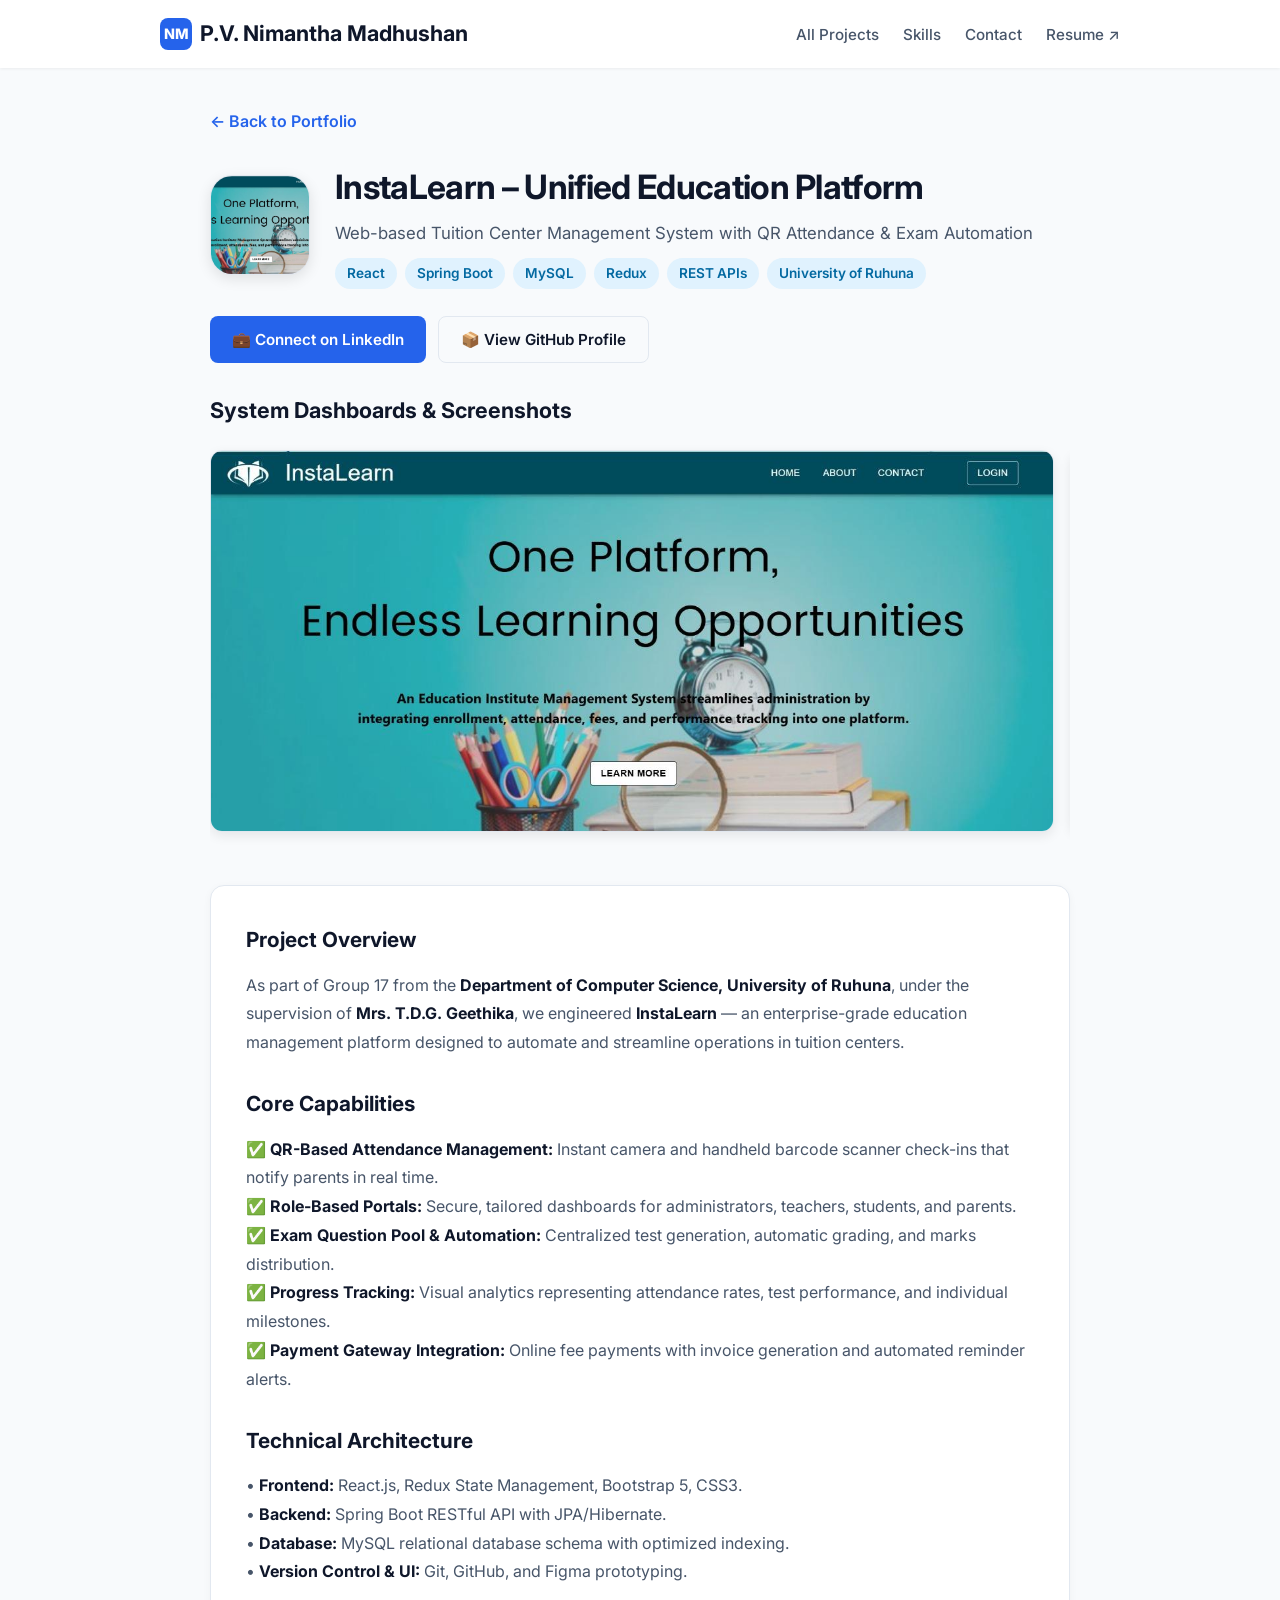
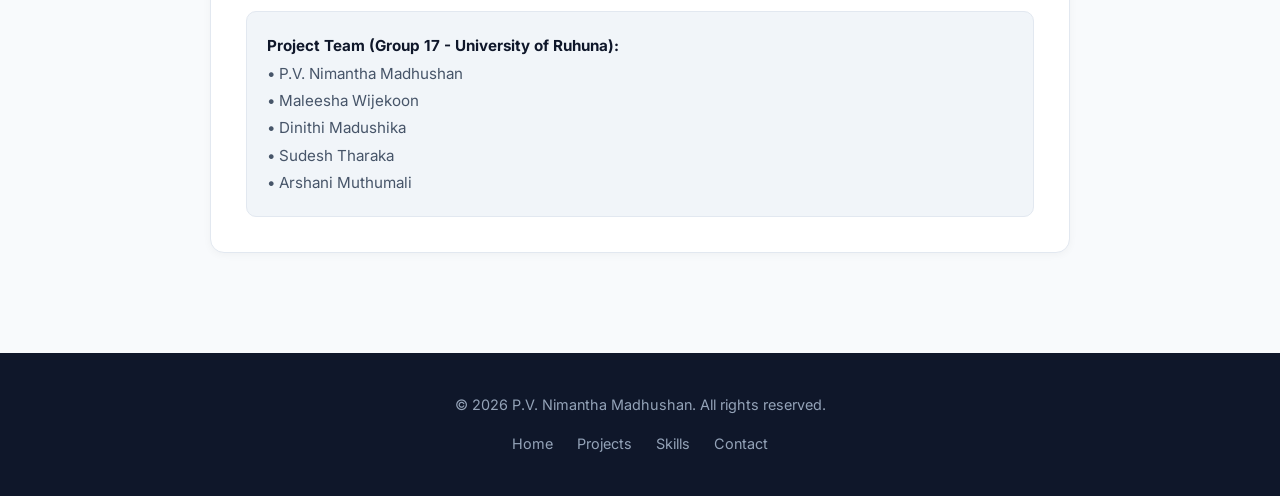
<file: instalearn.html>
<!DOCTYPE html>
<html lang="en">
<head>
    <meta charset="UTF-8">
    <meta name="viewport" content="width=device-width, initial-scale=1.0">
    <title>InstaLearn – Education Management Platform | P.V. Nimantha Madhushan</title>
    <meta name="description" content="InstaLearn - Web-based education management platform developed with React, Spring Boot, and MySQL by Department of Computer Science Group 17, University of Ruhuna.">
    <link rel="preconnect" href="https://fonts.googleapis.com">
    <link rel="preconnect" href="https://fonts.gstatic.com" crossorigin>
    <link href="https://fonts.googleapis.com/css2?family=Inter:wght@300;400;600;700;800&display=swap" rel="stylesheet">
    <style>
        :root {
            --primary-color: #2563eb;
            --primary-dark: #1d4ed8;
            --text-dark: #0f172a;
            --text-light: #475569;
            --bg-light: #f8fafc;
            --white: #ffffff;
            --border-color: #e2e8f0;
        }
        * { margin: 0; padding: 0; box-sizing: border-box; }
        body {
            font-family: 'Inter', sans-serif;
            line-height: 1.65;
            color: var(--text-dark);
            background-color: var(--bg-light);
        }
        a { text-decoration: none; color: var(--primary-color); transition: all 0.3s ease; }
        a:hover { color: var(--primary-dark); }
        header {
            background-color: var(--white);
            box-shadow: 0 1px 3px rgba(0,0,0,0.06);
            position: sticky;
            top: 0;
            z-index: 100;
        }
        .nav-container {
            max-width: 1000px;
            margin: 0 auto;
            padding: 1rem 20px;
            display: flex;
            justify-content: space-between;
            align-items: center;
        }
        .logo { font-weight: 700; font-size: 1.35rem; color: var(--text-dark); display: flex; align-items: center; gap: 8px; }
        .logo-badge { background: #2563eb; color: #fff; width: 32px; height: 32px; border-radius: 8px; display: flex; align-items: center; justify-content: center; font-size: 0.9rem; font-weight: 800; }
        .nav-links a { margin-left: 20px; color: var(--text-light); font-weight: 500; font-size: 0.95rem; }
        .nav-links a:hover { color: var(--primary-color); }
        .btn {
            display: inline-flex;
            align-items: center;
            gap: 8px;
            background-color: var(--primary-color);
            color: var(--white);
            padding: 10px 22px;
            border-radius: 8px;
            font-weight: 600;
            transition: all 0.3s ease;
            border: none;
            cursor: pointer;
            font-size: 0.95rem;
        }
        .btn:hover { background-color: var(--primary-dark); color: var(--white); transform: translateY(-2px); }
        .btn-outline {
            background-color: transparent;
            border: 1.5px solid var(--border-color);
            color: var(--text-dark);
        }
        .btn-outline:hover { border-color: var(--primary-color); color: var(--primary-color); }
        .container { max-width: 900px; margin: 0 auto; padding: 40px 20px; }
        .back-link { display: inline-flex; align-items: center; gap: 6px; margin-bottom: 25px; font-weight: 600; color: var(--primary-color); }
        .app-header {
            display: flex;
            align-items: center;
            gap: 25px;
            margin-bottom: 25px;
            flex-wrap: wrap;
        }
        .app-icon-large {
            width: 100px;
            height: 100px;
            border-radius: 22px;
            object-fit: cover;
            display: block;
            flex-shrink: 0;
            box-shadow: 0 4px 14px rgba(0, 0, 0, 0.1);
            border: 1px solid var(--border-color);
            background-color: #e8f0fe;
        }
        .app-title h1 { font-size: 2.1rem; margin-bottom: 6px; letter-spacing: -0.02em; }
        .app-title p { color: var(--text-light); font-size: 1.05rem; }
        .action-buttons { display: flex; gap: 12px; flex-wrap: wrap; margin: 20px 0 30px; }

        .screenshots-section { margin: 30px 0 35px; }
        .section-subtitle {
            font-size: 1.35rem;
            margin-bottom: 16px;
            color: var(--text-dark);
            font-weight: 700;
        }
        .screenshots-scroll {
            display: flex;
            gap: 16px;
            overflow-x: auto;
            padding: 6px 2px 18px 2px;
            scroll-snap-type: x mandatory;
            -webkit-overflow-scrolling: touch;
        }
        .screenshots-scroll::-webkit-scrollbar { height: 8px; }
        .screenshots-scroll::-webkit-scrollbar-track { background: #eef1f5; border-radius: 4px; }
        .screenshots-scroll::-webkit-scrollbar-thumb { background: #c2c8d0; border-radius: 4px; }
        .screenshot-card {
            flex: 0 0 auto;
            scroll-snap-align: start;
            border-radius: 12px;
            overflow: hidden;
            box-shadow: 0 4px 12px rgba(0, 0, 0, 0.08);
            border: 1px solid var(--border-color);
            background: #ffffff;
            transition: transform 0.25s ease, box-shadow 0.25s ease;
        }
        .screenshot-card:hover {
            transform: translateY(-4px);
            box-shadow: 0 8px 22px rgba(0, 0, 0, 0.12);
        }
        .screenshot-card img {
            display: block;
            height: 380px;
            width: auto;
            object-fit: contain;
        }
        .detail-content {
            background: var(--white);
            padding: 35px;
            border-radius: 14px;
            box-shadow: 0 2px 8px rgba(0,0,0,0.04);
            border: 1px solid var(--border-color);
            line-height: 1.8;
            color: var(--text-light);
        }
        .detail-content strong { color: var(--text-dark); }
        .detail-content h3 {
            color: var(--text-dark);
            margin: 28px 0 12px;
            font-size: 1.3rem;
            font-weight: 700;
        }
        .detail-content h3:first-child { margin-top: 0; }
        .info-box {
            margin-top: 25px;
            padding: 20px;
            background: #f1f5f9;
            border-radius: 10px;
            font-size: 0.95rem;
            border: 1px solid var(--border-color);
        }
        .tag-pill {
            display: inline-block;
            background: #e0f2fe;
            color: #0369a1;
            padding: 4px 12px;
            border-radius: 20px;
            font-size: 0.85rem;
            font-weight: 600;
            margin: 2px 4px 2px 0;
        }
        footer {
            background-color: #0f172a;
            color: #94a3b8;
            text-align: center;
            padding: 40px 20px;
            font-size: 0.9rem;
            margin-top: 60px;
        }
        footer a { color: #94a3b8; margin: 0 10px; }
        footer a:hover { color: #ffffff; }
        @media (max-width: 600px) {
            .app-header { flex-direction: column; align-items: flex-start; }
            .app-title h1 { font-size: 1.7rem; }
            .detail-content { padding: 25px 20px; }
            .screenshot-card img { height: 260px; }
        }
    </style>
</head>
<body>
    <header>
        <div class="nav-container">
            <a href="index.html" class="logo">
                <span class="logo-badge">NM</span>
                <span>P.V. Nimantha Madhushan</span>
            </a>
            <div class="nav-links">
                <a href="index.html#projects">All Projects</a>
                <a href="index.html#skills">Skills</a>
                <a href="index.html#contact">Contact</a>
                <a href="https://01nimantha.github.io/CV/" target="_blank">Resume ↗</a>
            </div>
        </div>
    </header>

    <div class="container">
        <a href="index.html#projects" class="back-link">← Back to Portfolio</a>

        <div class="app-header">
            <img src="assets/images/InstaLearn/1741843492400.jpeg" alt="InstaLearn Icon" class="app-icon-large">
            <div class="app-title">
                <h1>InstaLearn – Unified Education Platform</h1>
                <p>Web-based Tuition Center Management System with QR Attendance & Exam Automation</p>
                <div style="margin-top: 8px;">
                    <span class="tag-pill">React</span>
                    <span class="tag-pill">Spring Boot</span>
                    <span class="tag-pill">MySQL</span>
                    <span class="tag-pill">Redux</span>
                    <span class="tag-pill">REST APIs</span>
                    <span class="tag-pill">University of Ruhuna</span>
                </div>
            </div>
        </div>

        <div class="action-buttons">
            <a href="https://www.linkedin.com/in/01nimantha/" target="_blank" class="btn">💼 Connect on LinkedIn</a>
            <a href="https://github.com/01nimantha" target="_blank" class="btn btn-outline">📦 View GitHub Profile</a>
        </div>

        <!-- Screenshots -->
        <div class="screenshots-section">
            <h2 class="section-subtitle">System Dashboards & Screenshots</h2>
            <div class="screenshots-scroll">
                <div class="screenshot-card">
                    <img src="assets/images/InstaLearn/1741843492400.jpeg" alt="InstaLearn Dashboard" loading="lazy">
                </div>
                <div class="screenshot-card">
                    <img src="assets/images/InstaLearn/1741843541576.jpeg" alt="InstaLearn Analytics" loading="lazy">
                </div>
                <div class="screenshot-card">
                    <img src="assets/images/InstaLearn/1741843593131.jpeg" alt="InstaLearn Exam Pool" loading="lazy">
                </div>
                <div class="screenshot-card">
                    <img src="assets/images/InstaLearn/1741843648663.jpeg" alt="InstaLearn Students Management" loading="lazy">
                </div>
                <div class="screenshot-card">
                    <img src="assets/images/InstaLearn/1741843693096.jpeg" alt="InstaLearn QR Attendance" loading="lazy">
                </div>
                <div class="screenshot-card">
                    <img src="assets/images/InstaLearn/1741843731367.jpeg" alt="InstaLearn Progress Tracking" loading="lazy">
                </div>
                <div class="screenshot-card">
                    <img src="assets/images/InstaLearn/1741843797904.jpeg" alt="InstaLearn Dashboard Overview" loading="lazy">
                </div>
                <div class="screenshot-card">
                    <img src="assets/images/InstaLearn/1741843857778.jpeg" alt="InstaLearn Reports & Finance" loading="lazy">
                </div>
                <div class="screenshot-card">
                    <img src="assets/images/InstaLearn/1741843907609.jpeg" alt="InstaLearn Admin Panel" loading="lazy">
                </div>
            </div>
        </div>

        <div class="detail-content">
            <h3>Project Overview</h3>
            <p>As part of Group 17 from the <strong>Department of Computer Science, University of Ruhuna</strong>, under the supervision of <strong>Mrs. T.D.G. Geethika</strong>, we engineered <strong>InstaLearn</strong> — an enterprise-grade education management platform designed to automate and streamline operations in tuition centers.</p>

            <h3>Core Capabilities</h3>
            <p>
                ✅ <strong>QR-Based Attendance Management:</strong> Instant camera and handheld barcode scanner check-ins that notify parents in real time.<br>
                ✅ <strong>Role-Based Portals:</strong> Secure, tailored dashboards for administrators, teachers, students, and parents.<br>
                ✅ <strong>Exam Question Pool & Automation:</strong> Centralized test generation, automatic grading, and marks distribution.<br>
                ✅ <strong>Progress Tracking:</strong> Visual analytics representing attendance rates, test performance, and individual milestones.<br>
                ✅ <strong>Payment Gateway Integration:</strong> Online fee payments with invoice generation and automated reminder alerts.
            </p>

            <h3>Technical Architecture</h3>
            <p>
                • <strong>Frontend:</strong> React.js, Redux State Management, Bootstrap 5, CSS3.<br>
                • <strong>Backend:</strong> Spring Boot RESTful API with JPA/Hibernate.<br>
                • <strong>Database:</strong> MySQL relational database schema with optimized indexing.<br>
                • <strong>Version Control & UI:</strong> Git, GitHub, and Figma prototyping.
            </p>

            <div class="info-box">
                <strong>Project Team (Group 17 - University of Ruhuna):</strong><br>
                • P.V. Nimantha Madhushan<br>
                • Maleesha Wijekoon<br>
                • Dinithi Madushika<br>
                • Sudesh Tharaka<br>
                • Arshani Muthumali
            </div>
        </div>
    </div>

    <footer>
        <p>&copy; 2026 P.V. Nimantha Madhushan. All rights reserved.</p>
        <div style="margin-top: 15px;">
            <a href="index.html#hero">Home</a>
            <a href="index.html#projects">Projects</a>
            <a href="index.html#skills">Skills</a>
            <a href="index.html#contact">Contact</a>
        </div>
    </footer>
</body>
</html>
</file>
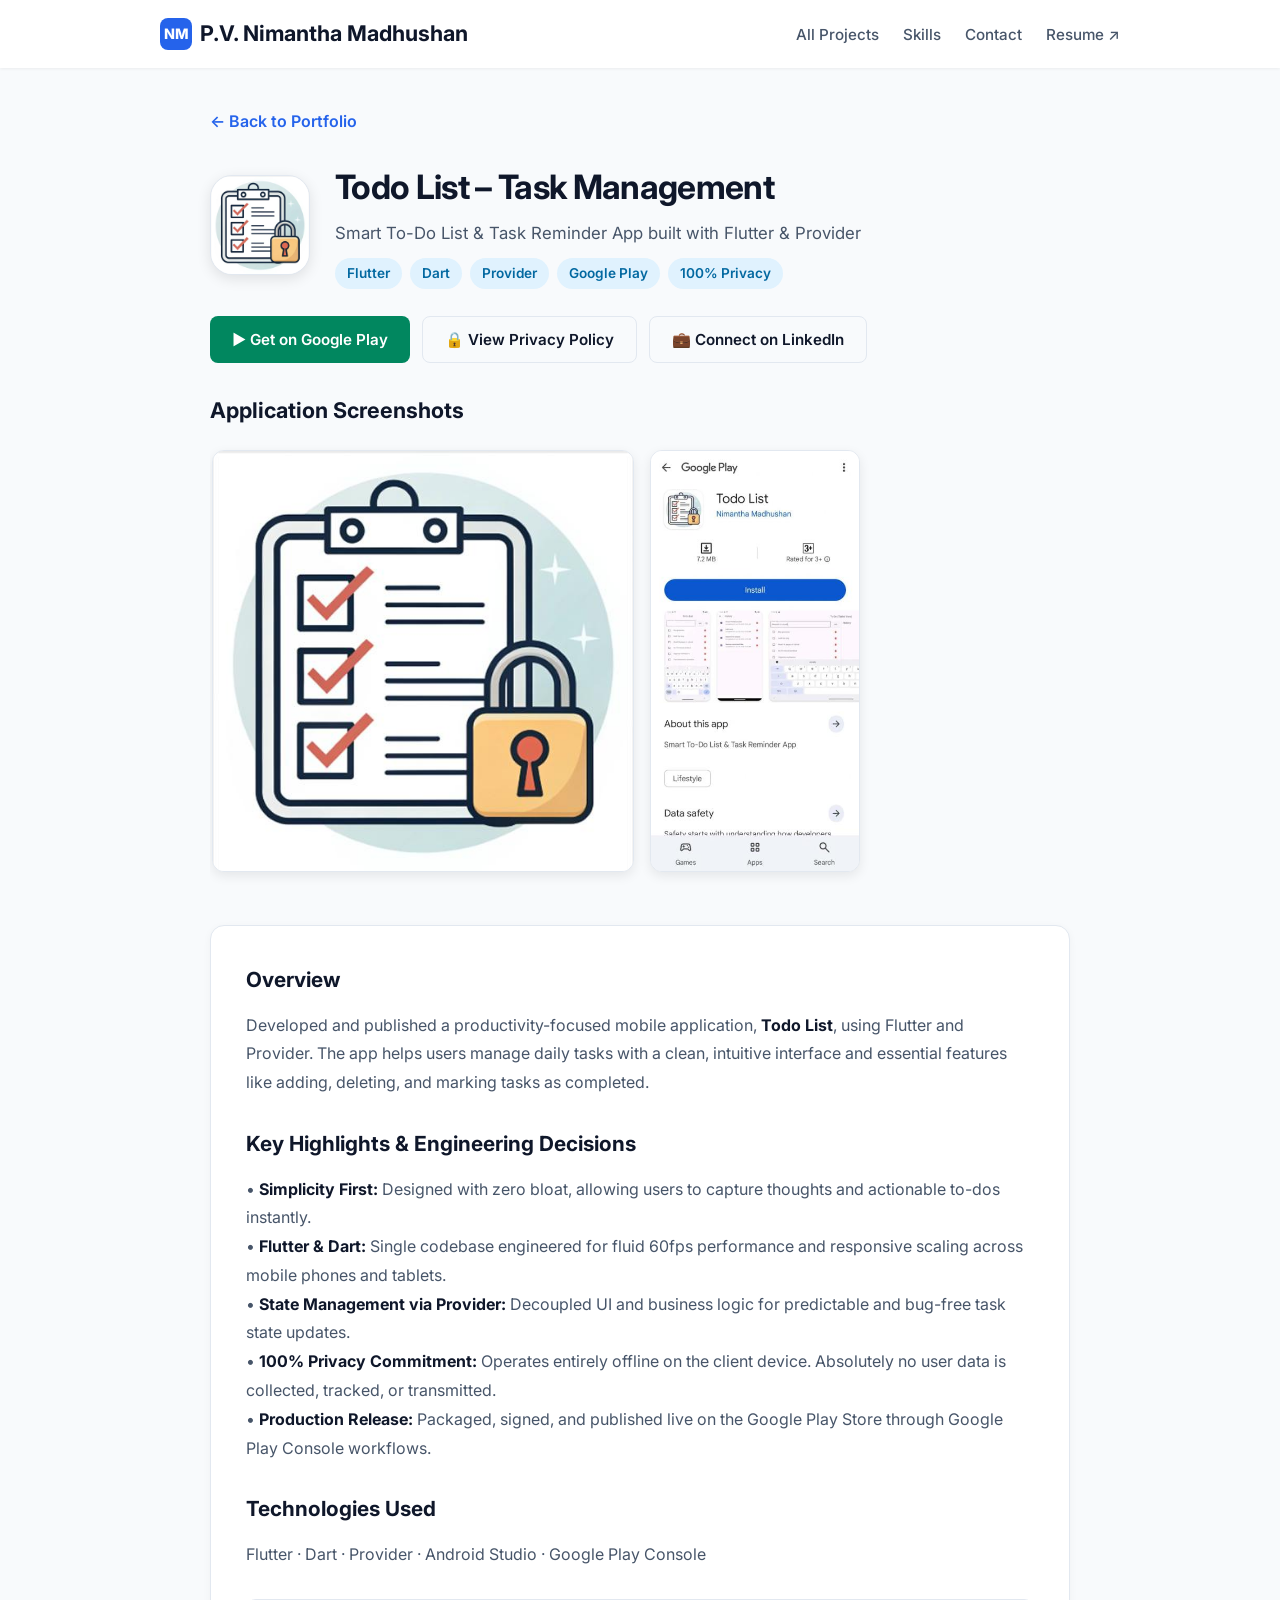
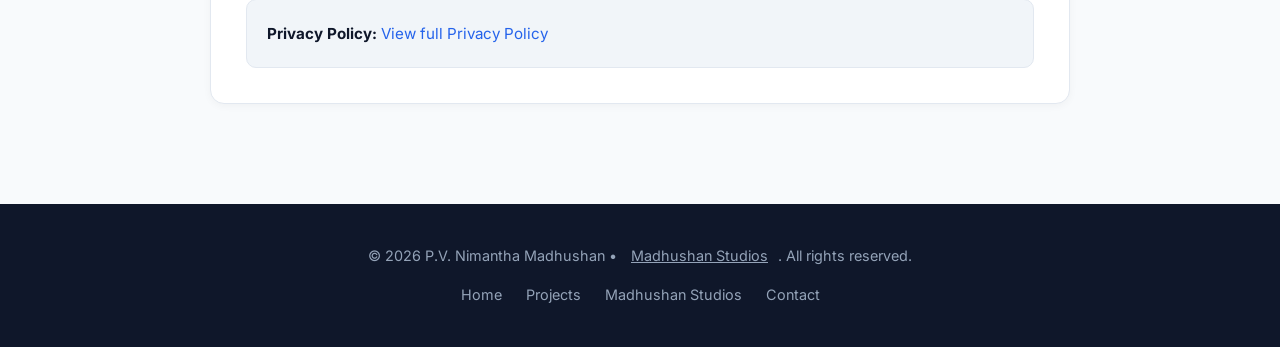
<file: todo-list.html>
<!DOCTYPE html>
<html lang="en">
<head>
    <meta charset="UTF-8">
    <meta name="viewport" content="width=device-width, initial-scale=1.0">
    <title>Todo List – Task Management App | P.V. Nimantha Madhushan</title>
    <meta name="description" content="Todo List - Smart To-Do List & Task Reminder App developed and published by P.V. Nimantha Madhushan using Flutter and Provider.">
    <link rel="preconnect" href="https://fonts.googleapis.com">
    <link rel="preconnect" href="https://fonts.gstatic.com" crossorigin>
    <link href="https://fonts.googleapis.com/css2?family=Inter:wght@300;400;600;700;800&display=swap" rel="stylesheet">
    <style>
        :root {
            --primary-color: #2563eb;
            --primary-dark: #1d4ed8;
            --text-dark: #0f172a;
            --text-light: #475569;
            --bg-light: #f8fafc;
            --white: #ffffff;
            --border-color: #e2e8f0;
        }
        * { margin: 0; padding: 0; box-sizing: border-box; }
        body {
            font-family: 'Inter', sans-serif;
            line-height: 1.65;
            color: var(--text-dark);
            background-color: var(--bg-light);
        }
        a { text-decoration: none; color: var(--primary-color); transition: all 0.3s ease; }
        a:hover { color: var(--primary-dark); }
        header {
            background-color: var(--white);
            box-shadow: 0 1px 3px rgba(0,0,0,0.06);
            position: sticky;
            top: 0;
            z-index: 100;
        }
        .nav-container {
            max-width: 1000px;
            margin: 0 auto;
            padding: 1rem 20px;
            display: flex;
            justify-content: space-between;
            align-items: center;
        }
        .logo { font-weight: 700; font-size: 1.35rem; color: var(--text-dark); display: flex; align-items: center; gap: 8px; }
        .logo-badge { background: #2563eb; color: #fff; width: 32px; height: 32px; border-radius: 8px; display: flex; align-items: center; justify-content: center; font-size: 0.9rem; font-weight: 800; }
        .nav-links a { margin-left: 20px; color: var(--text-light); font-weight: 500; font-size: 0.95rem; }
        .nav-links a:hover { color: var(--primary-color); }
        .btn {
            display: inline-flex;
            align-items: center;
            gap: 8px;
            background-color: var(--primary-color);
            color: var(--white);
            padding: 10px 22px;
            border-radius: 8px;
            font-weight: 600;
            transition: all 0.3s ease;
            border: none;
            cursor: pointer;
            font-size: 0.95rem;
        }
        .btn:hover { background-color: var(--primary-dark); color: var(--white); transform: translateY(-2px); }
        .btn-playstore { background: #01875f; color: #fff; }
        .btn-playstore:hover { background: #00704e; color: #fff; }
        .btn-outline {
            background-color: transparent;
            border: 1.5px solid var(--border-color);
            color: var(--text-dark);
        }
        .btn-outline:hover { border-color: var(--primary-color); color: var(--primary-color); }
        .container { max-width: 900px; margin: 0 auto; padding: 40px 20px; }
        .back-link { display: inline-flex; align-items: center; gap: 6px; margin-bottom: 25px; font-weight: 600; color: var(--primary-color); }
        .app-header {
            display: flex;
            align-items: center;
            gap: 25px;
            margin-bottom: 25px;
            flex-wrap: wrap;
        }
        .app-icon-large {
            width: 100px;
            height: 100px;
            border-radius: 22px;
            object-fit: cover;
            display: block;
            flex-shrink: 0;
            box-shadow: 0 4px 14px rgba(0, 0, 0, 0.1);
            border: 1px solid var(--border-color);
            background-color: #e8f0fe;
        }
        .app-title h1 { font-size: 2.1rem; margin-bottom: 6px; letter-spacing: -0.02em; }
        .app-title p { color: var(--text-light); font-size: 1.05rem; }
        .action-buttons { display: flex; gap: 12px; flex-wrap: wrap; margin: 20px 0 30px; }

        .screenshots-section { margin: 30px 0 35px; }
        .section-subtitle {
            font-size: 1.35rem;
            margin-bottom: 16px;
            color: var(--text-dark);
            font-weight: 700;
        }
        .screenshots-scroll {
            display: flex;
            gap: 16px;
            overflow-x: auto;
            padding: 6px 2px 18px 2px;
            scroll-snap-type: x mandatory;
            -webkit-overflow-scrolling: touch;
        }
        .screenshots-scroll::-webkit-scrollbar { height: 8px; }
        .screenshots-scroll::-webkit-scrollbar-track { background: #eef1f5; border-radius: 4px; }
        .screenshots-scroll::-webkit-scrollbar-thumb { background: #c2c8d0; border-radius: 4px; }
        .screenshot-card {
            flex: 0 0 auto;
            scroll-snap-align: start;
            border-radius: 12px;
            overflow: hidden;
            box-shadow: 0 4px 12px rgba(0, 0, 0, 0.08);
            border: 1px solid var(--border-color);
            background: #ffffff;
            transition: transform 0.25s ease, box-shadow 0.25s ease;
        }
        .screenshot-card:hover {
            transform: translateY(-4px);
            box-shadow: 0 8px 22px rgba(0, 0, 0, 0.12);
        }
        .screenshot-card img {
            display: block;
            height: 420px;
            width: auto;
            object-fit: contain;
        }
        .detail-content {
            background: var(--white);
            padding: 35px;
            border-radius: 14px;
            box-shadow: 0 2px 8px rgba(0,0,0,0.04);
            border: 1px solid var(--border-color);
            line-height: 1.8;
            color: var(--text-light);
        }
        .detail-content strong { color: var(--text-dark); }
        .detail-content h3 {
            color: var(--text-dark);
            margin: 28px 0 12px;
            font-size: 1.3rem;
            font-weight: 700;
        }
        .detail-content h3:first-child { margin-top: 0; }
        .privacy-box {
            margin-top: 30px;
            padding: 20px;
            background: #f1f5f9;
            border-radius: 10px;
            font-size: 0.95rem;
            border: 1px solid var(--border-color);
        }
        .tag-pill {
            display: inline-block;
            background: #e0f2fe;
            color: #0369a1;
            padding: 4px 12px;
            border-radius: 20px;
            font-size: 0.85rem;
            font-weight: 600;
            margin: 2px 4px 2px 0;
        }
        footer {
            background-color: #0f172a;
            color: #94a3b8;
            text-align: center;
            padding: 40px 20px;
            font-size: 0.9rem;
            margin-top: 60px;
        }
        footer a { color: #94a3b8; margin: 0 10px; }
        footer a:hover { color: #ffffff; }
        @media (max-width: 600px) {
            .app-header { flex-direction: column; align-items: flex-start; }
            .app-title h1 { font-size: 1.7rem; }
            .detail-content { padding: 25px 20px; }
            .screenshot-card img { height: 320px; }
        }
    </style>
</head>
<body>
    <header>
        <div class="nav-container">
            <a href="index.html" class="logo">
                <span class="logo-badge">NM</span>
                <span>P.V. Nimantha Madhushan</span>
            </a>
            <div class="nav-links">
                <a href="index.html#projects">All Projects</a>
                <a href="index.html#skills">Skills</a>
                <a href="index.html#contact">Contact</a>
                <a href="https://01nimantha.github.io/CV/" target="_blank">Resume ↗</a>
            </div>
        </div>
    </header>

    <div class="container">
        <a href="index.html#projects" class="back-link">← Back to Portfolio</a>

        <div class="app-header">
            <img src="assets/images/Todo List/1754559609910.jpeg" alt="Todo List Icon" class="app-icon-large" onerror="this.onerror=null; this.src='https://play-lh.googleusercontent.com/VMR6_UUwS9ABCM4vSwOJ-vAzoeyW_CvWBXtwa_FwvtP8-VIpZjMp_d6HTRlzdtipg4bOJ2V2gnKrwXPkAV-R=w480-h960-rw';">
            <div class="app-title">
                <h1>Todo List – Task Management</h1>
                <p>Smart To-Do List & Task Reminder App built with Flutter & Provider</p>
                <div style="margin-top: 8px;">
                    <span class="tag-pill">Flutter</span>
                    <span class="tag-pill">Dart</span>
                    <span class="tag-pill">Provider</span>
                    <span class="tag-pill">Google Play</span>
                    <span class="tag-pill">100% Privacy</span>
                </div>
            </div>
        </div>

        <div class="action-buttons">
            <a href="https://play.google.com/store/apps/details?id=com.todolist.todo_list" target="_blank" class="btn btn-playstore">▶ Get on Google Play</a>
            <a href="https://01nimantha.github.io/Todo-List-Privacy-Policy/" target="_blank" class="btn btn-outline">🔒 View Privacy Policy</a>
            <a href="https://www.linkedin.com/in/01nimantha/" target="_blank" class="btn btn-outline">💼 Connect on LinkedIn</a>
        </div>

        <!-- Screenshots -->
        <div class="screenshots-section">
            <h2 class="section-subtitle">Application Screenshots</h2>
            <div class="screenshots-scroll">
                <div class="screenshot-card">
                    <img src="assets/images/Todo List/1754559609910.jpeg" alt="Todo List Showcase 1" loading="lazy">
                </div>
                <div class="screenshot-card">
                    <img src="assets/images/Todo List/1754573771913.jpeg" alt="Todo List Showcase 2" loading="lazy">
                </div>
            </div>
        </div>

        <div class="detail-content">
            <h3>Overview</h3>
            <p>Developed and published a productivity-focused mobile application, <strong>Todo List</strong>, using Flutter and Provider. The app helps users manage daily tasks with a clean, intuitive interface and essential features like adding, deleting, and marking tasks as completed.</p>

            <h3>Key Highlights & Engineering Decisions</h3>
            <p>
                • <strong>Simplicity First:</strong> Designed with zero bloat, allowing users to capture thoughts and actionable to-dos instantly.<br>
                • <strong>Flutter & Dart:</strong> Single codebase engineered for fluid 60fps performance and responsive scaling across mobile phones and tablets.<br>
                • <strong>State Management via Provider:</strong> Decoupled UI and business logic for predictable and bug-free task state updates.<br>
                • <strong>100% Privacy Commitment:</strong> Operates entirely offline on the client device. Absolutely no user data is collected, tracked, or transmitted.<br>
                • <strong>Production Release:</strong> Packaged, signed, and published live on the Google Play Store through Google Play Console workflows.
            </p>

            <h3>Technologies Used</h3>
            <p>Flutter · Dart · Provider · Android Studio · Google Play Console</p>

            <div class="privacy-box">
                <strong>Privacy Policy:</strong> 
                <a href="https://01nimantha.github.io/Todo-List-Privacy-Policy/" target="_blank">View full Privacy Policy</a>
            </div>
        </div>
    </div>

    <footer>
        <p>&copy; 2026 P.V. Nimantha Madhushan • <a href="https://01nimantha.github.io/madhushan-studios/" target="_blank" rel="noopener noreferrer" style="color: inherit; text-decoration: underline;">Madhushan Studios</a>. All rights reserved.</p>
        <div style="margin-top: 15px;">
            <a href="index.html#hero">Home</a>
            <a href="index.html#projects">Projects</a>
            <a href="https://01nimantha.github.io/madhushan-studios/" target="_blank" rel="noopener noreferrer">Madhushan Studios</a>
            <a href="index.html#contact">Contact</a>
        </div>
    </footer>
</body>
</html>
</file>
